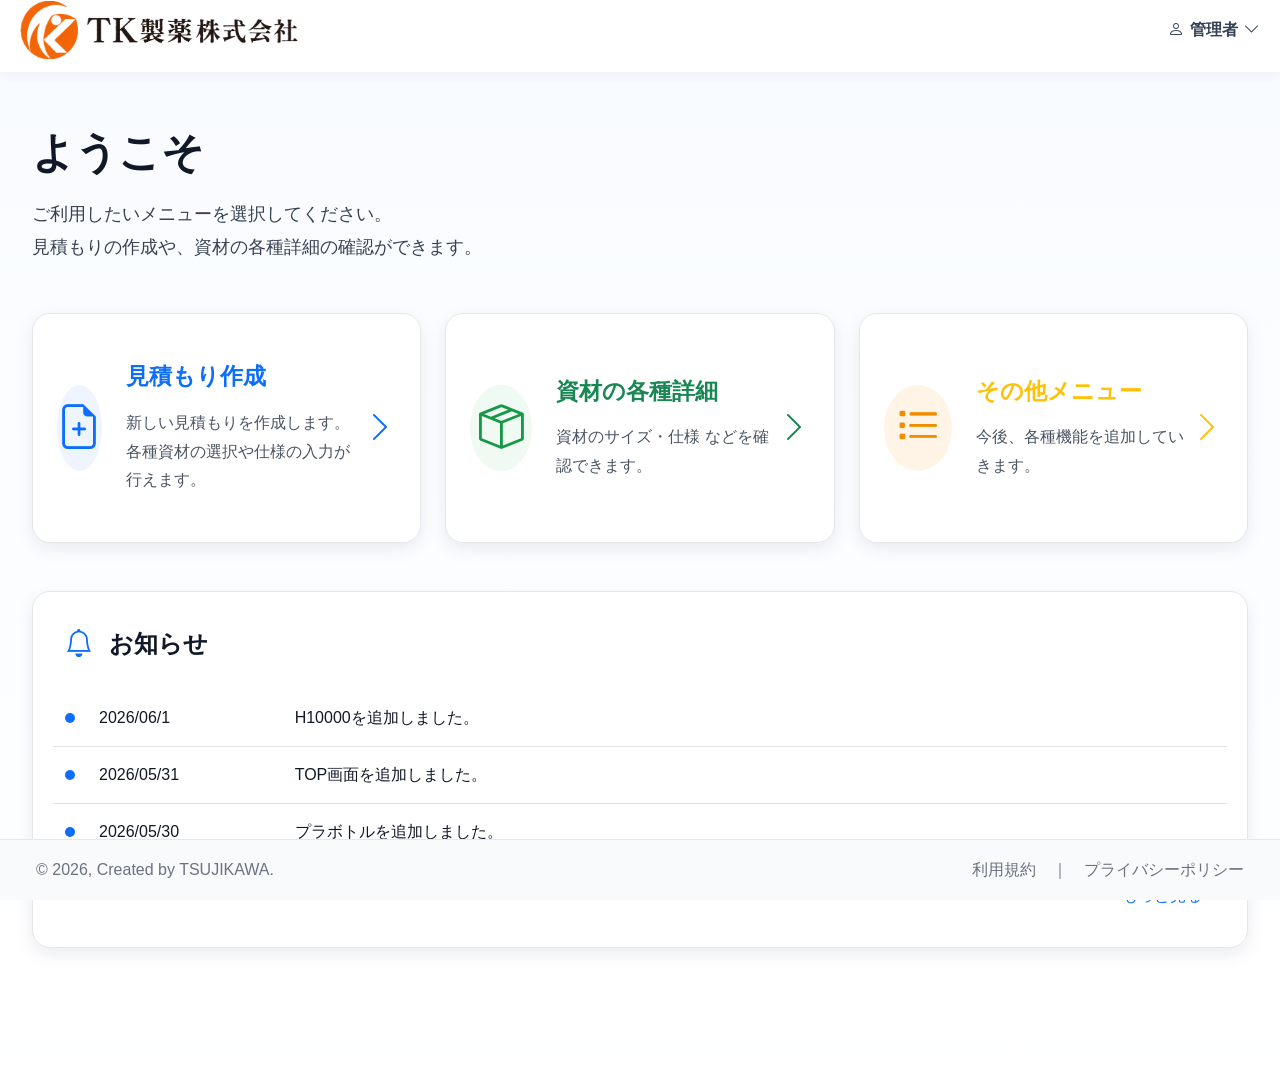
<file: mitsumori/index.html>
<!DOCTYPE html>
<html lang="ja">

<head>
  <meta charset="utf-8">
  <meta name="viewport" content="width=device-width, initial-scale=1">
  <title>見積もりシステム</title>

  <link rel="stylesheet" href="https://cdn.jsdelivr.net/npm/bootstrap@5.3.8/dist/css/bootstrap.min.css">
  <link rel="stylesheet" href="https://cdn.jsdelivr.net/npm/bootstrap-icons@1.11.3/font/bootstrap-icons.min.css">

  <link rel="stylesheet" href="css/style.css">

  <!-- json追加 -->
  <script src="https://cdn.jsdelivr.net/npm/bootstrap@5.3.8/dist/js/bootstrap.bundle.min.js"></script>
  <script>
    fetch("data/oshirase.json")
      .then(res => res.json())
      .then(data => {

        data.sort((a, b) => new Date(b.date) - new Date(a.date));

        const noticeList = document.getElementById("noticeList");

        const firstThree = data.slice(0, 3);
        const rest = data.slice(3);

        noticeList.innerHTML = `
      ${firstThree.map((item, index) => `
        <div class="row align-items-center py-3 border-bottom">
          <div class="col-auto"><span class="notice-dot"></span></div>
          <div class="col-md-2">${item.date}</div>
          <div class="col">${item.text}</div>
        </div>
      `).join("")}

      ${rest.length > 0 ? `
        <div class="collapse" id="moreNotice">
          ${rest.map((item, index) => `
            <div class="row align-items-center py-3 border-bottom">
              <div class="col-auto"><span class="notice-dot"></span></div>
              <div class="col-md-2">${item.date}</div>
              <div class="col">${item.text}</div>
            </div>
          `).join("")}
        </div>

        <div class="text-end pt-3">
          <button class="btn btn-link text-decoration-none"
                  type="button"
                  data-bs-toggle="collapse"
                  data-bs-target="#moreNotice">
            もっと見る
          </button>
        </div>
      ` : ""}
    `;
      });
  </script>
  <style>
    body {
      font-family: "Noto Sans JP", sans-serif;
      background: linear-gradient(180deg, #f8fbff 0%, #ffffff 100%);
      color: #111827;
      min-height: 100vh;
      padding-bottom: 80px;
    }

    .top-navbar {
      height: 72px;
      background: #ffffff;
      box-shadow: 0 2px 12px rgba(0, 0, 0, 0.06);
    }

    .brand-icon {
      font-size: 2rem;
      color: #0d6efd;
    }

    .main-wrap {
      max-width: 1280px;
      margin: 0 auto;
      padding: 56px 32px;
    }

    .welcome-title {
      font-size: 2.6rem;
      font-weight: 800;
      margin-bottom: 20px;
    }

    .welcome-text {
      font-size: 1.1rem;
      line-height: 1.9;
      color: #374151;
    }

    .menu-card {
      height: 230px;
      border: 1px solid #e5e7eb;
      border-radius: 18px;
      background: #ffffff;
      box-shadow: 0 6px 18px rgba(15, 23, 42, 0.08);
      transition: 0.2s;
      text-decoration: none;
      color: inherit;
      display: block;
    }

    .menu-card:hover {
      transform: translateY(-4px);
      box-shadow: 0 12px 28px rgba(15, 23, 42, 0.12);
    }

    .menu-icon {
      width: 86px;
      height: 86px;
      border-radius: 50%;
      display: flex;
      align-items: center;
      justify-content: center;
      font-size: 2.8rem;
    }

    .blue {
      color: #0d6efd;
      background: #eef5ff;
    }

    .green {
      color: #159947;
      background: #eefaf2;
    }

    .orange {
      color: #f28c00;
      background: #fff4e5;
    }

    .menu-title {
      font-size: 1.45rem;
      font-weight: 800;
    }

    .menu-desc {
      color: #4b5563;
      line-height: 1.8;
    }

    .arrow {
      font-size: 2rem;
    }

    .notice-card {
      border: 1px solid #e5e7eb;
      border-radius: 18px;
      background: #ffffff;
      box-shadow: 0 6px 18px rgba(15, 23, 42, 0.08);
      padding: 32px;
    }

    .notice-dot {
      width: 10px;
      height: 10px;
      background: #0d6efd;
      border-radius: 50%;
      display: inline-block;
    }

    .footer {
      position: fixed;
      bottom: 0;
      left: 0;
      width: 100%;
      background: #f8fafc;
      border-top: 1px solid #e5e7eb;
      padding: 18px 36px;
      color: #6b7280;
    }
  </style>
</head>

<body>

  <nav class="top-navbar">
    <div class="top-header-inner">

      <a href="index.html" class="top-logo">
        <img src="img/tk_logo.png" alt="TK製薬株式会社" style="height:60px;width:auto;">
      </a>

      <div class="top-user">
        <i class="bi bi-person"></i>
        <span>管理者</span>
        <i class="bi bi-chevron-down"></i>
      </div>

    </div>
  </nav>
  <main class="main-wrap">

    <section class="mb-5">
      <h2 class="welcome-title">ようこそ</h2>
      <p class="welcome-text">
        ご利用したいメニューを選択してください。<br>
        見積もりの作成や、資材の各種詳細の確認ができます。
      </p>
    </section>

    <section class="row g-4 mb-5">
 

        <!-- 見積もり作成 -->
        <div class="col-12 col-xl-4">
          <a href="mitsumori.html" class="menu-card p-4">
            <div class="d-flex align-items-center h-100">
              <div class="menu-icon blue me-4">
                <i class="bi bi-file-earmark-plus"></i>
              </div>

              <div class="flex-grow-1">
                <div class="menu-title text-primary mb-3">見積もり作成</div>
                <div class="menu-desc">
                  新しい見積もりを作成します。
                  各種資材の選択や仕様の入力が行えます。
                </div>
              </div>

              <div class="arrow text-primary">
                <i class="bi bi-chevron-right"></i>
              </div>
            </div>
          </a>
        </div>

        <!-- 資材の各種詳細 -->
        <div class="col-12 col-xl-4">
          <a href="material.html" class="menu-card p-4">
            <div class="d-flex align-items-center h-100">
              <div class="menu-icon green me-4">
                <i class="bi bi-box-seam"></i>
              </div>

              <div class="flex-grow-1">
                <div class="menu-title text-success mb-3">資材の各種詳細</div>
                <div class="menu-desc">
                  資材のサイズ・仕様
                  などを確認できます。
                </div>
              </div>

              <div class="arrow text-success">
                <i class="bi bi-chevron-right"></i>
              </div>
            </div>
          </a>
        </div>

        <!-- 後で追加用 -->
        <div class="col-12 col-xl-4">
          <div class="menu-card p-4">
            <div class="d-flex align-items-center h-100">
              <div class="menu-icon orange me-4">
                <i class="bi bi-list-task"></i>
              </div>

              <div class="flex-grow-1">
                <div class="menu-title text-warning mb-3">その他メニュー</div>
                <div class="menu-desc">
                  今後、各種機能を追加していきます。
                </div>
              </div>

              <div class="arrow text-warning">
                <i class="bi bi-chevron-right"></i>
              </div>
            </div>
          </div>
        </div>

    </section>

    <!-- お知らせ -->
    <section class="notice-card">

      <div class="d-flex align-items-center mb-4">
        <i class="bi bi-bell text-primary fs-3 me-3"></i>
        <h3 class="h4 fw-bold mb-0">お知らせ</h3>
      </div>

      <div id="noticeList"></div>

    </section>

  </main>

  <footer class="footer d-flex justify-content-between">
    <span>&copy; 2026, Created by TSUJIKAWA.</span>
    <span>利用規約　｜　プライバシーポリシー</span>
  </footer>

</body>

</html>
</file>
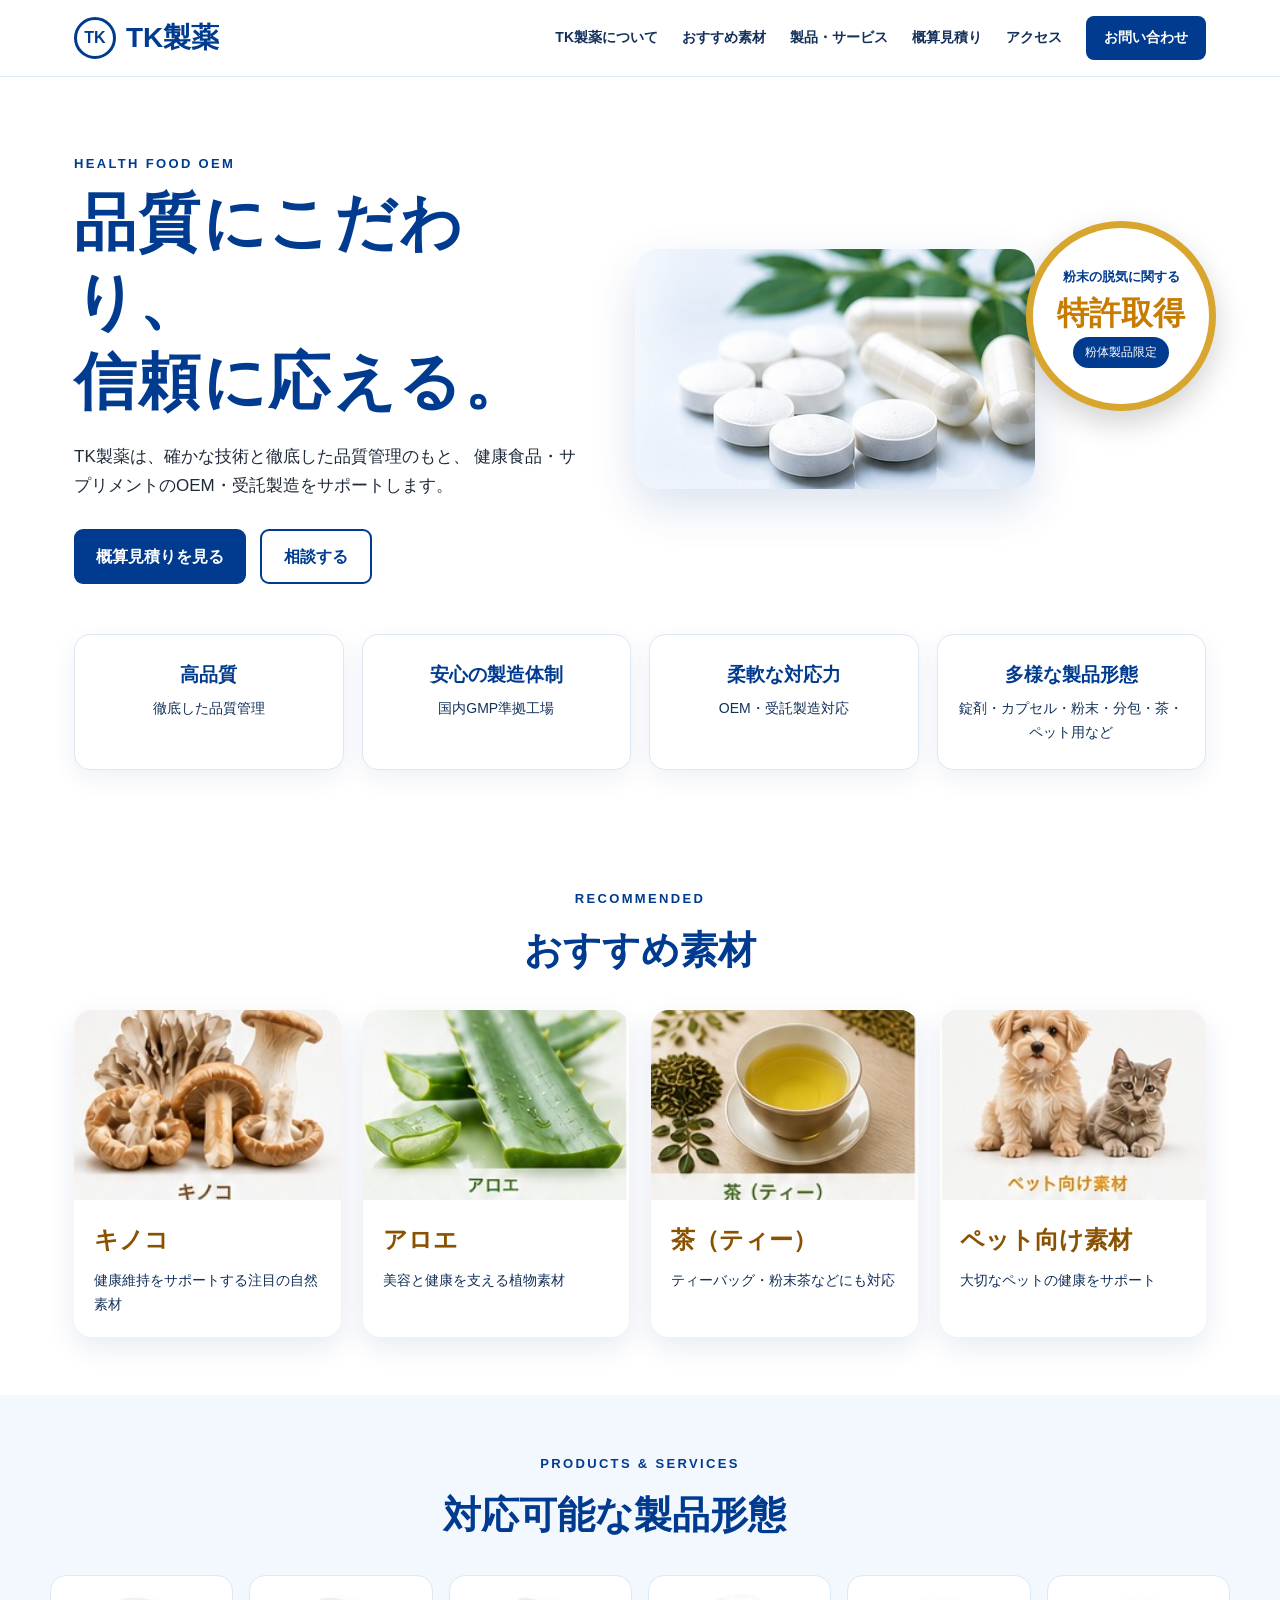
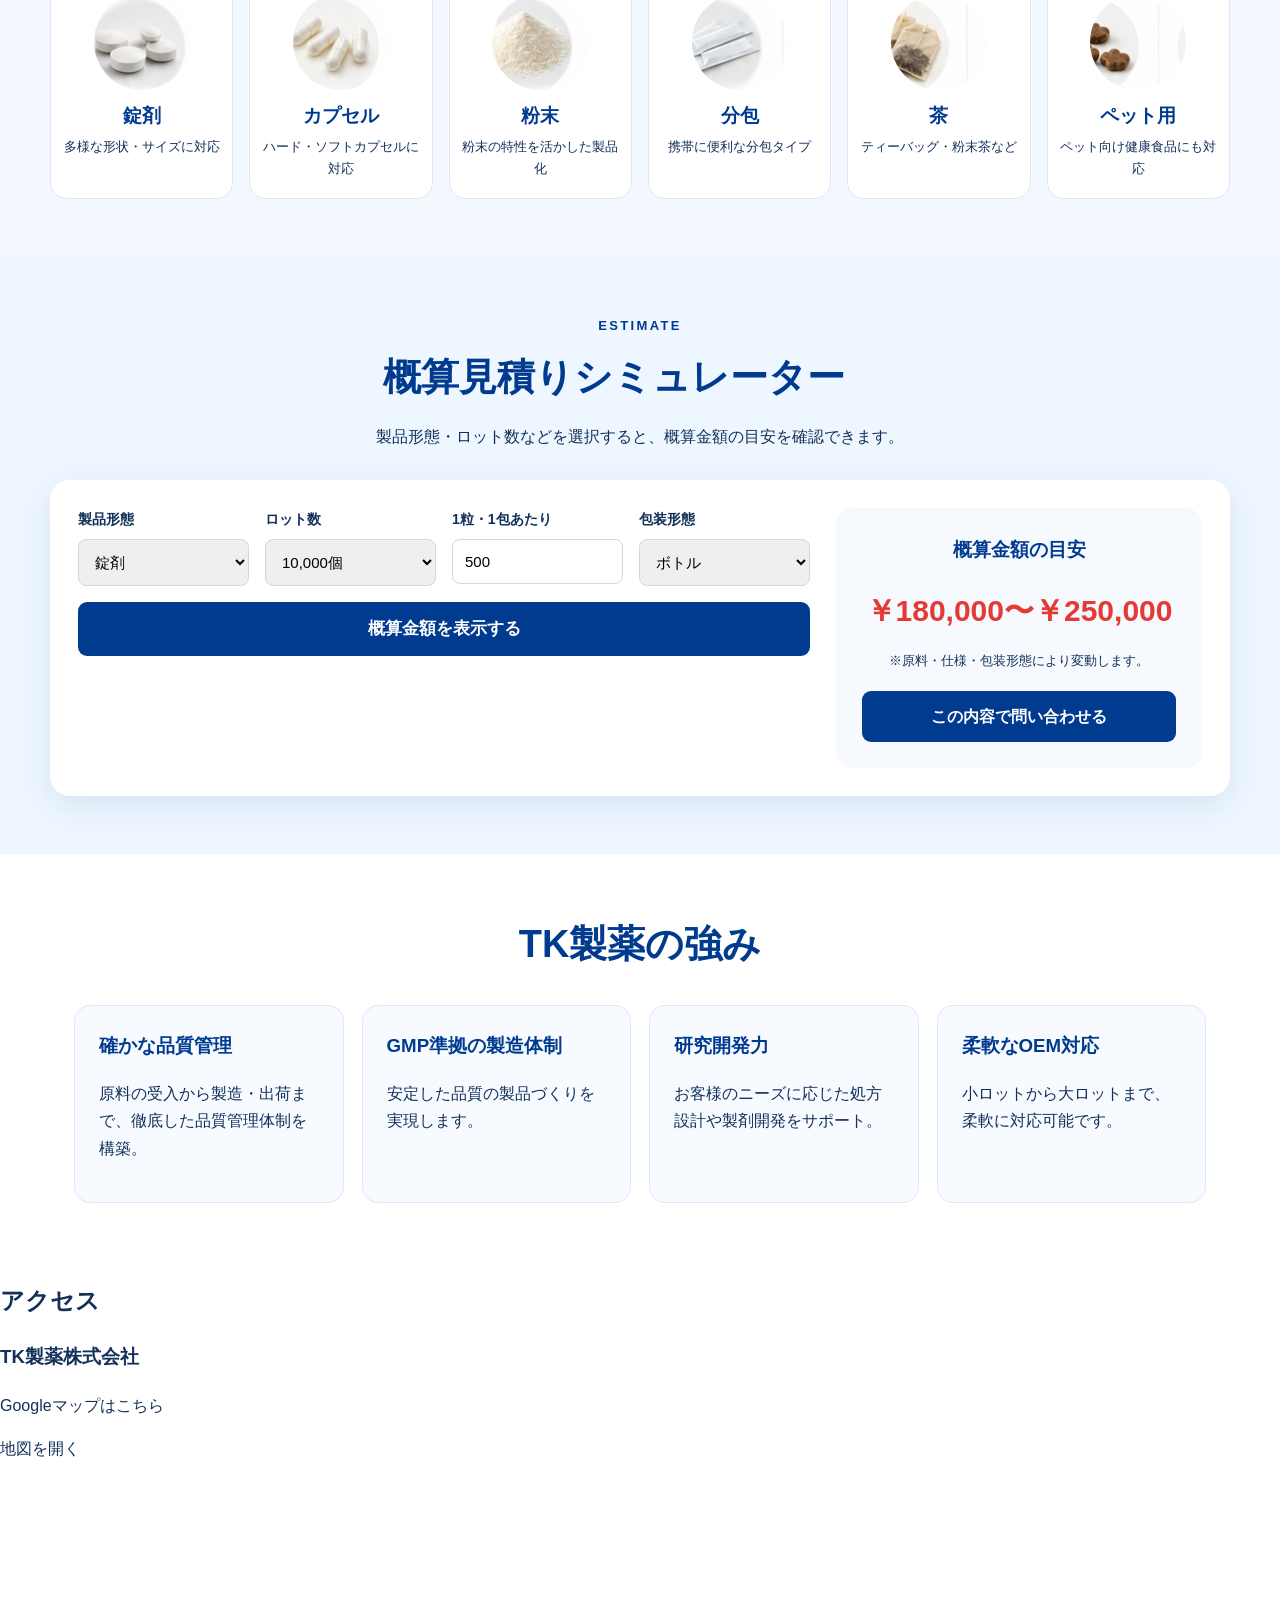
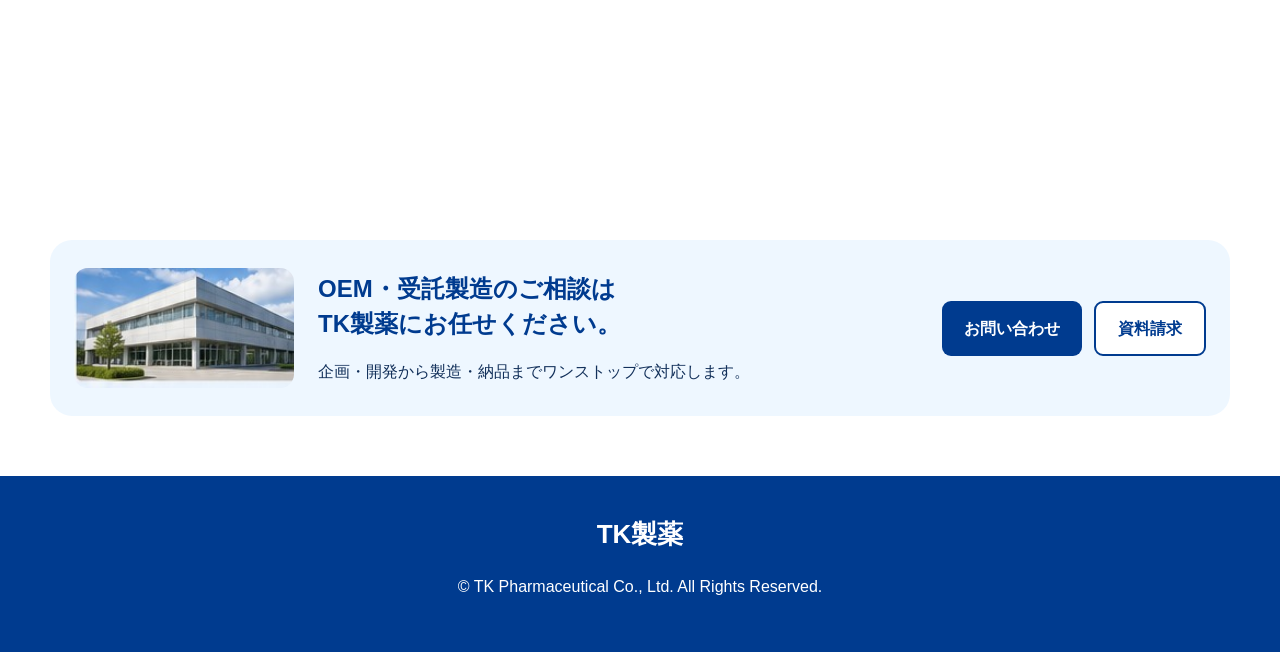
<file: tk_site/index.html>
<!DOCTYPE html>
<html lang="ja">

<head>
  <meta charset="UTF-8">
  <meta name="viewport" content="width=device-width, initial-scale=1.0">
  <title>TK製薬｜健康食品OEM・受託製造</title>
  <link rel="stylesheet" href="style.css">
</head>

<body>

  <header class="site-header">
    <div class="header-inner">
      <a href="#" class="logo">
        <span class="logo-mark">TK</span>
        <span>TK製薬</span>
      </a>

      <input type="checkbox" id="nav-toggle" class="nav-toggle">
      <label for="nav-toggle" class="hamburger"><span></span><span></span><span></span></label>

      <nav class="nav">
        <a href="#about">TK製薬について</a>
        <a href="#materials">おすすめ素材</a>
        <a href="#products">製品・サービス</a>
        <a href="#estimate">概算見積り</a>
        <a href="#access">アクセス</a>
        <a href="#contact" class="nav-button">お問い合わせ</a>
      </nav>
    </div>
  </header>

  <main>
    <section class="hero" id="about">
      <div class="hero-text">
        <p class="eyebrow">HEALTH FOOD OEM</p>
        <h1>品質にこだわり、<br>信頼に応える。</h1>
        <p class="lead">
          TK製薬は、確かな技術と徹底した品質管理のもと、
          健康食品・サプリメントのOEM・受託製造をサポートします。
        </p>
        <div class="hero-buttons">
          <a href="#estimate" class="button primary">概算見積りを見る</a>
          <a href="#contact" class="button secondary">相談する</a>
        </div>
      </div>

      <div class="hero-visual">
        <img src="images/hero-products.jpg" alt="錠剤・カプセル・粉末の製品イメージ">
        <div class="patent-badge">
          <small>粉末の脱気に関する</small>
          <strong>特許取得</strong>
          <span>粉体製品限定</span>
        </div>
      </div>
    </section>

    <section class="feature-row">
      <div class="feature-card">
        <h3>高品質</h3>
        <p>徹底した品質管理</p>
      </div>
      <div class="feature-card">
        <h3>安心の製造体制</h3>
        <p>国内GMP準拠工場</p>
      </div>
      <div class="feature-card">
        <h3>柔軟な対応力</h3>
        <p>OEM・受託製造対応</p>
      </div>
      <div class="feature-card">
        <h3>多様な製品形態</h3>
        <p>錠剤・カプセル・粉末・分包・茶・ペット用など</p>
      </div>
    </section>

    <section class="section materials" id="materials">
      <p class="eyebrow center">RECOMMENDED</p>
      <h2>おすすめ素材</h2>
      <div class="material-grid">
        <article class="material-card">
          <img src="images/mushroom.jpg" alt="キノコ素材">
          <div>
            <h3>キノコ</h3>
            <p>健康維持をサポートする注目の自然素材</p>
          </div>
        </article>
        <article class="material-card">
          <img src="images/aloe.jpg" alt="アロエ素材">
          <div>
            <h3>アロエ</h3>
            <p>美容と健康を支える植物素材</p>
          </div>
        </article>
        <article class="material-card">
          <img src="images/tea.jpg" alt="茶素材">
          <div>
            <h3>茶（ティー）</h3>
            <p>ティーバッグ・粉末茶などにも対応</p>
          </div>
        </article>
        <article class="material-card">
          <img src="images/pet.jpg" alt="ペット向け素材">
          <div>
            <h3>ペット向け素材</h3>
            <p>大切なペットの健康をサポート</p>
          </div>
        </article>
      </div>
    </section>

    <section class="section products" id="products">
      <p class="eyebrow center">PRODUCTS & SERVICES</p>
      <h2>対応可能な製品形態</h2>
      <div class="product-grid">
        <div class="product-card"><img src="images/tablet.jpg" alt="錠剤">
          <h3>錠剤</h3>
          <p>多様な形状・サイズに対応</p>
        </div>
        <div class="product-card"><img src="images/capsule.jpg" alt="カプセル">
          <h3>カプセル</h3>
          <p>ハード・ソフトカプセルに対応</p>
        </div>
        <div class="product-card"><img src="images/powder.jpg" alt="粉末">
          <h3>粉末</h3>
          <p>粉末の特性を活かした製品化</p>
        </div>
        <div class="product-card"><img src="images/stick.jpg" alt="分包">
          <h3>分包</h3>
          <p>携帯に便利な分包タイプ</p>
        </div>
        <div class="product-card"><img src="images/tea-product.jpg" alt="茶">
          <h3>茶</h3>
          <p>ティーバッグ・粉末茶など</p>
        </div>
        <div class="product-card"><img src="images/pet-product.jpg" alt="ペット用">
          <h3>ペット用</h3>
          <p>ペット向け健康食品にも対応</p>
        </div>
      </div>
    </section>

    <section class="section estimate" id="estimate">
      <p class="eyebrow center">ESTIMATE</p>
      <h2>概算見積りシミュレーター</h2>
      <p class="section-lead">製品形態・ロット数などを選択すると、概算金額の目安を確認できます。</p>

      <div class="estimate-box">
        <div class="estimate-form">
          <label>製品形態
            <select id="productType">
              <option value="tablet">錠剤</option>
              <option value="capsule">カプセル</option>
              <option value="powder">粉末</option>
              <option value="stick">分包</option>
              <option value="tea">茶</option>
              <option value="pet">ペット用</option>
            </select>
          </label>
          <label>ロット数
            <select id="lot">
              <option value="10000">10,000個</option>
              <option value="30000">30,000個</option>
              <option value="50000">50,000個</option>
            </select>
          </label>
          <label>1粒・1包あたり
            <input id="weight" type="number" value="500" min="1">
          </label>
          <label>包装形態
            <select id="packageType">
              <option value="bottle">ボトル</option>
              <option value="alumi">アルミ袋</option>
              <option value="stick">分包</option>
              <option value="tea">茶袋</option>
            </select>
          </label>
          <button type="button" onclick="calcEstimate()">概算金額を表示する</button>
        </div>
        <div class="estimate-result">
          <h3>概算金額の目安</h3>
          <p id="priceResult" class="price">￥180,000〜￥250,000</p>
          <small>※原料・仕様・包装形態により変動します。</small>
          <a href="#contact" class="button primary wide">この内容で問い合わせる</a>
        </div>
      </div>
    </section>

    <section class="section strength">
      <h2>TK製薬の強み</h2>
      <div class="strength-grid">
        <div>
          <h3>確かな品質管理</h3>
          <p>原料の受入から製造・出荷まで、徹底した品質管理体制を構築。</p>
        </div>
        <div>
          <h3>GMP準拠の製造体制</h3>
          <p>安定した品質の製品づくりを実現します。</p>
        </div>
        <div>
          <h3>研究開発力</h3>
          <p>お客様のニーズに応じた処方設計や製剤開発をサポート。</p>
        </div>
        <div>
          <h3>柔軟なOEM対応</h3>
          <p>小ロットから大ロットまで、柔軟に対応可能です。</p>
        </div>
      </div>
    </section>

    <section class="map">
      <h2>アクセス</h2>

      <div class="map-box">
        <div class="map-info">
          <h3>TK製薬株式会社</h3>
          <p>Googleマップはこちら</p>
          <a href="https://maps.app.goo.gl/hY5A4eeneEtQ9wQb9" target="_blank">
            地図を開く
          </a>
        </div>

        <iframe src="https://www.google.com/maps?q=TK製薬株式会社&output=embed" width="100%" height="350" style="border:0;"
          loading="lazy">
        </iframe>
      </div>
    </section>
    <section class="contact" id="contact">
      <img src="images/factory.jpg" alt="工場イメージ">
      <div>
        <h2>OEM・受託製造のご相談は<br>TK製薬にお任せください。</h2>
        <p>企画・開発から製造・納品までワンストップで対応します。</p>
      </div>
      <div class="contact-buttons">
        <a href="mailto:info@example.com" class="button primary">お問い合わせ</a>
        <a href="#" class="button secondary">資料請求</a>
      </div>
    </section>
  </main>

  <footer>
    <strong>TK製薬</strong>
    <p>© TK Pharmaceutical Co., Ltd. All Rights Reserved.</p>
  </footer>

  <script>
    function calcEstimate() {
      const lot = Number(document.getElementById('lot').value);
      const weight = Number(document.getElementById('weight').value || 500);
      const productType = document.getElementById('productType').value;
      const packageType = document.getElementById('packageType').value;

      const productRate = {
        tablet: 16,
        capsule: 18,
        powder: 14,
        stick: 20,
        tea: 17,
        pet: 19
      }[productType];

      const packageAdd = {
        bottle: 50000,
        alumi: 35000,
        stick: 70000,
        tea: 60000
      }[packageType];

      const base = lot * productRate + packageAdd + weight * 60;
      const min = Math.round(base / 1000) * 1000;
      const max = Math.round(base * 1.28 / 1000) * 1000;

      document.getElementById('priceResult').textContent =
        '￥' + min.toLocaleString() + '〜￥' + max.toLocaleString();
    }
  </script>

</body>

</html>
</file>
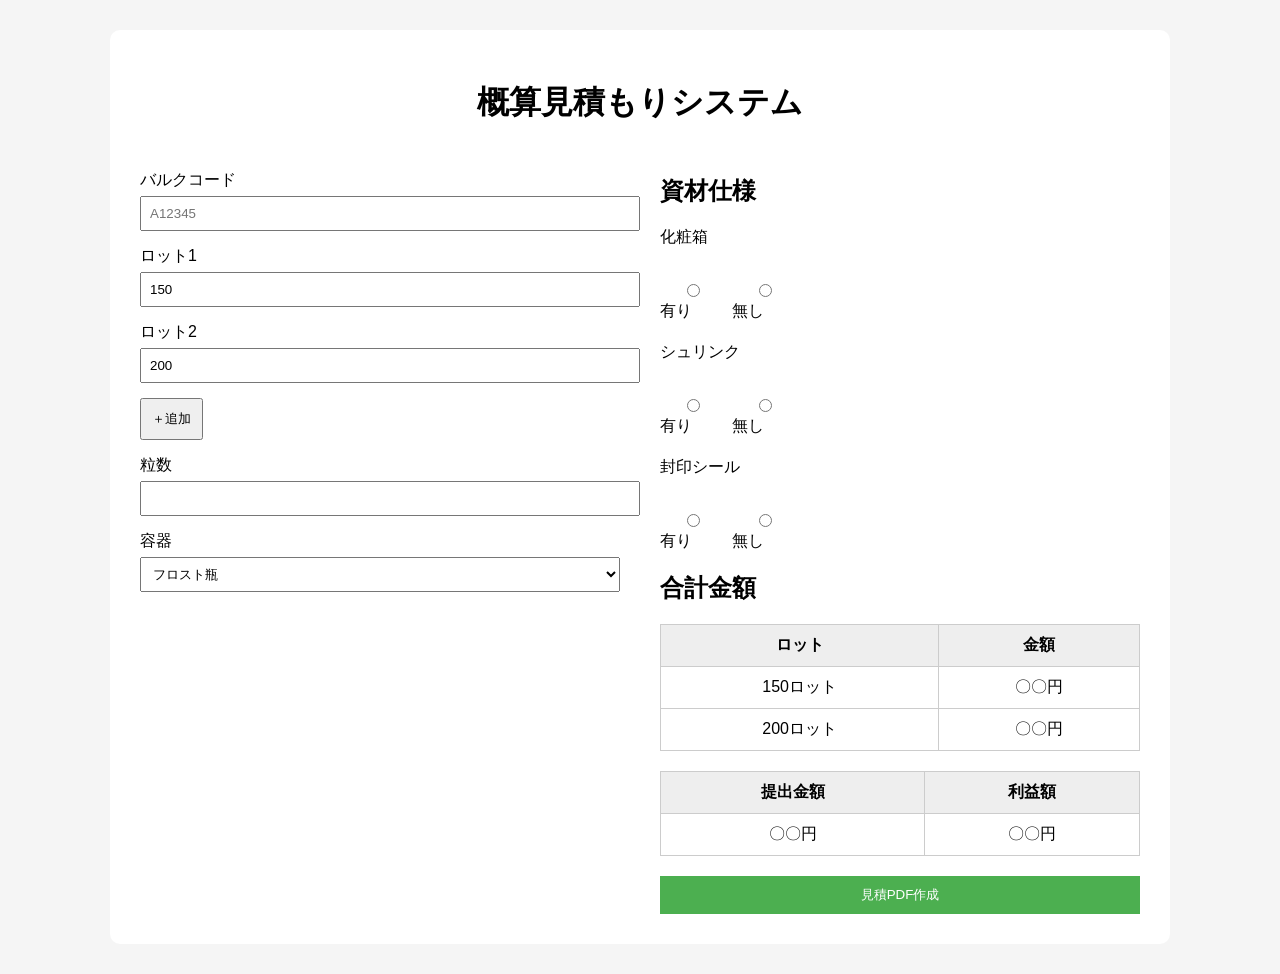
<file: mitsumori/chappy.html>
<!DOCTYPE html>
<html lang="ja">
<head>
  <meta charset="UTF-8">
  <title>概算見積もりシステム</title>
  <link rel="stylesheet" href="chappy.css">
</head>
<body>

<div class="container">
  <h1>概算見積もりシステム</h1>

  <form>
    <div class="layout">

      <!-- 左 -->
      <div class="left">
        <label>バルクコード</label>
        <input type="text" placeholder="A12345">

        <label>ロット1</label>
        <input type="number" value="150">

        <label>ロット2</label>
        <input type="number" value="200">

        <button type="button">＋追加</button>

        <label>粒数</label>
        <input type="number">

        <label>容器</label>
        <select>
          <option>フロスト瓶</option>
          <option>プラボトル</option>
          <option>アルミ袋</option>
        </select>
      </div>

      <!-- 右 -->
      <div class="right">
        <h2>資材仕様</h2>

        <div class="group">
          <p>化粧箱</p>
          <label><input type="radio" name="box"> 有り</label>
          <label><input type="radio" name="box"> 無し</label>
        </div>

        <div class="group">
          <p>シュリンク</p>
          <label><input type="radio" name="shrink"> 有り</label>
          <label><input type="radio" name="shrink"> 無し</label>
        </div>

        <div class="group">
          <p>封印シール</p>
          <label><input type="radio" name="seal"> 有り</label>
          <label><input type="radio" name="seal"> 無し</label>
        </div>

        <h2>合計金額</h2>

        <table>
          <tr>
            <th>ロット</th>
            <th>金額</th>
          </tr>
          <tr>
            <td>150ロット</td>
            <td>〇〇円</td>
          </tr>
          <tr>
            <td>200ロット</td>
            <td>〇〇円</td>
          </tr>
        </table>

        <table class="summary">
          <tr>
            <th>提出金額</th>
            <th>利益額</th>
          </tr>
          <tr>
            <td>〇〇円</td>
            <td>〇〇円</td>
          </tr>
        </table>

        <button class="pdf">見積PDF作成</button>
      </div>

    </div>
  </form>
</div>

</body>
</html>
</file>
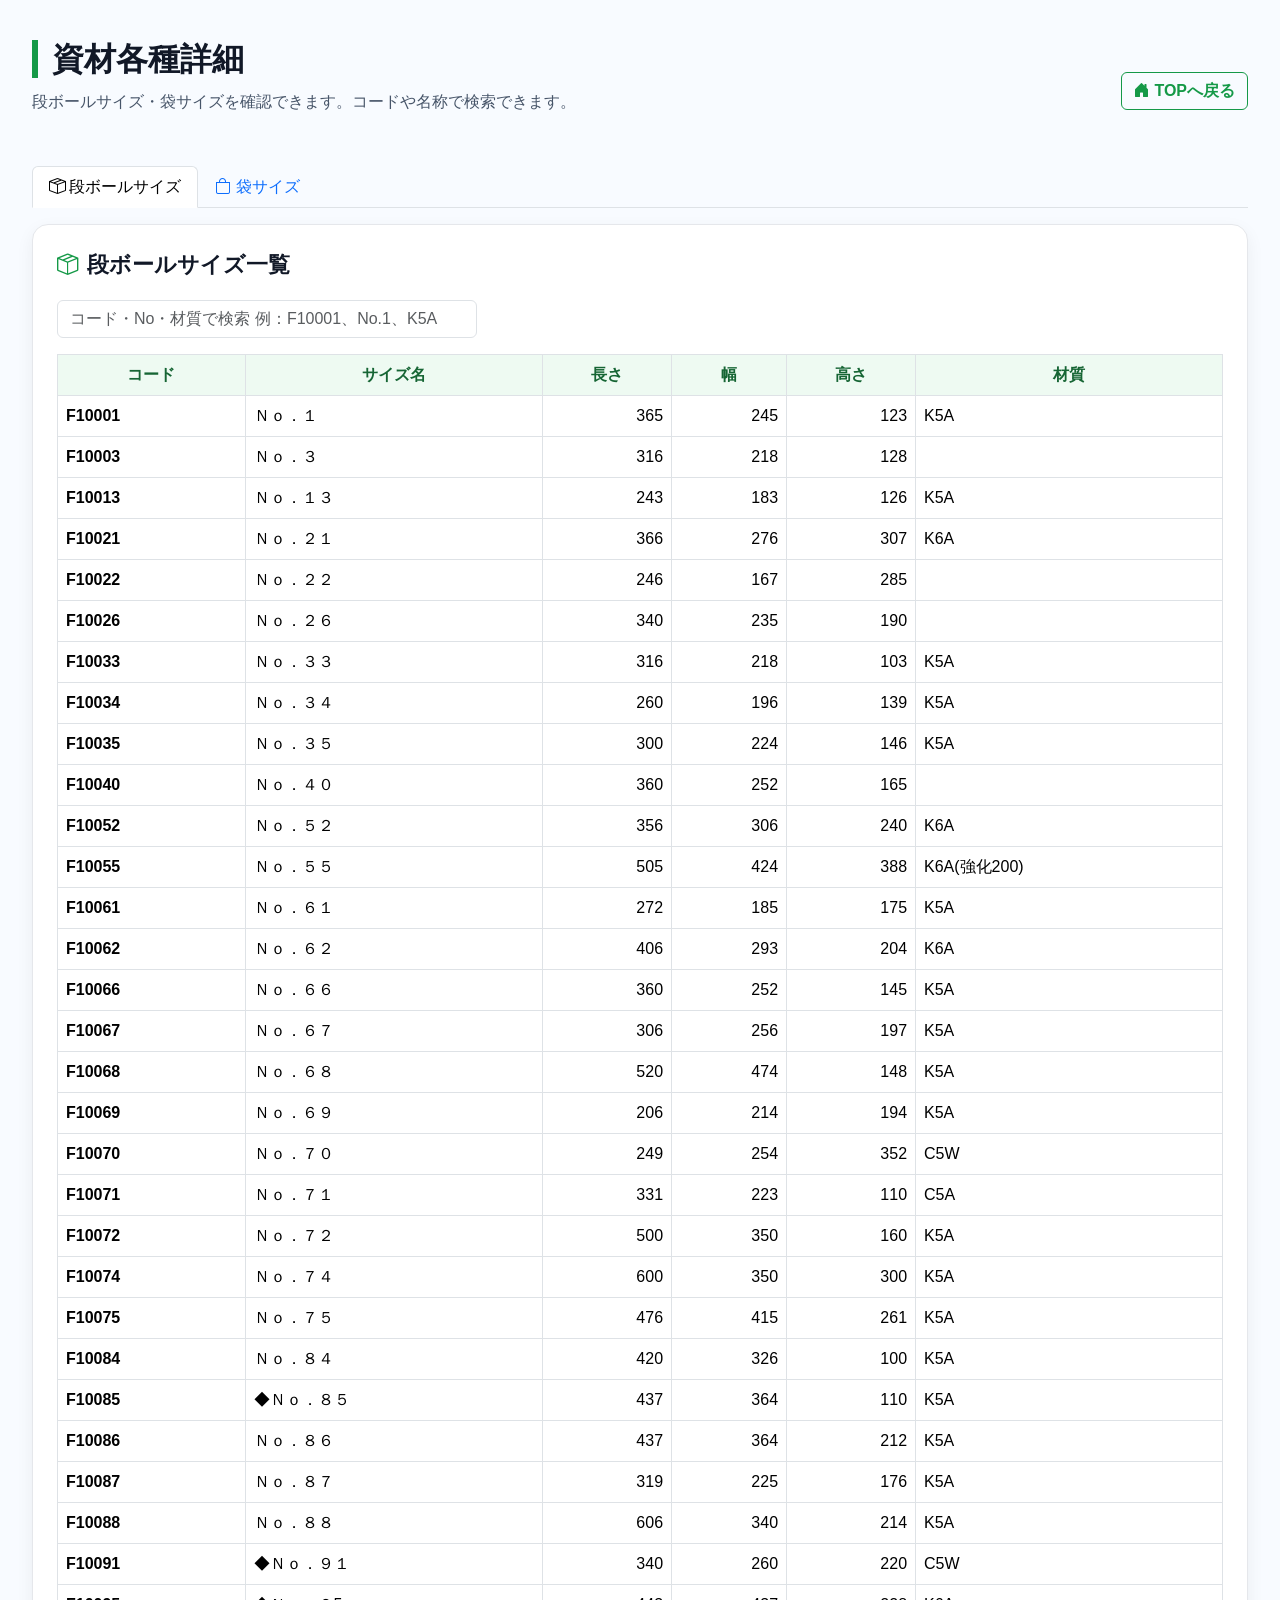
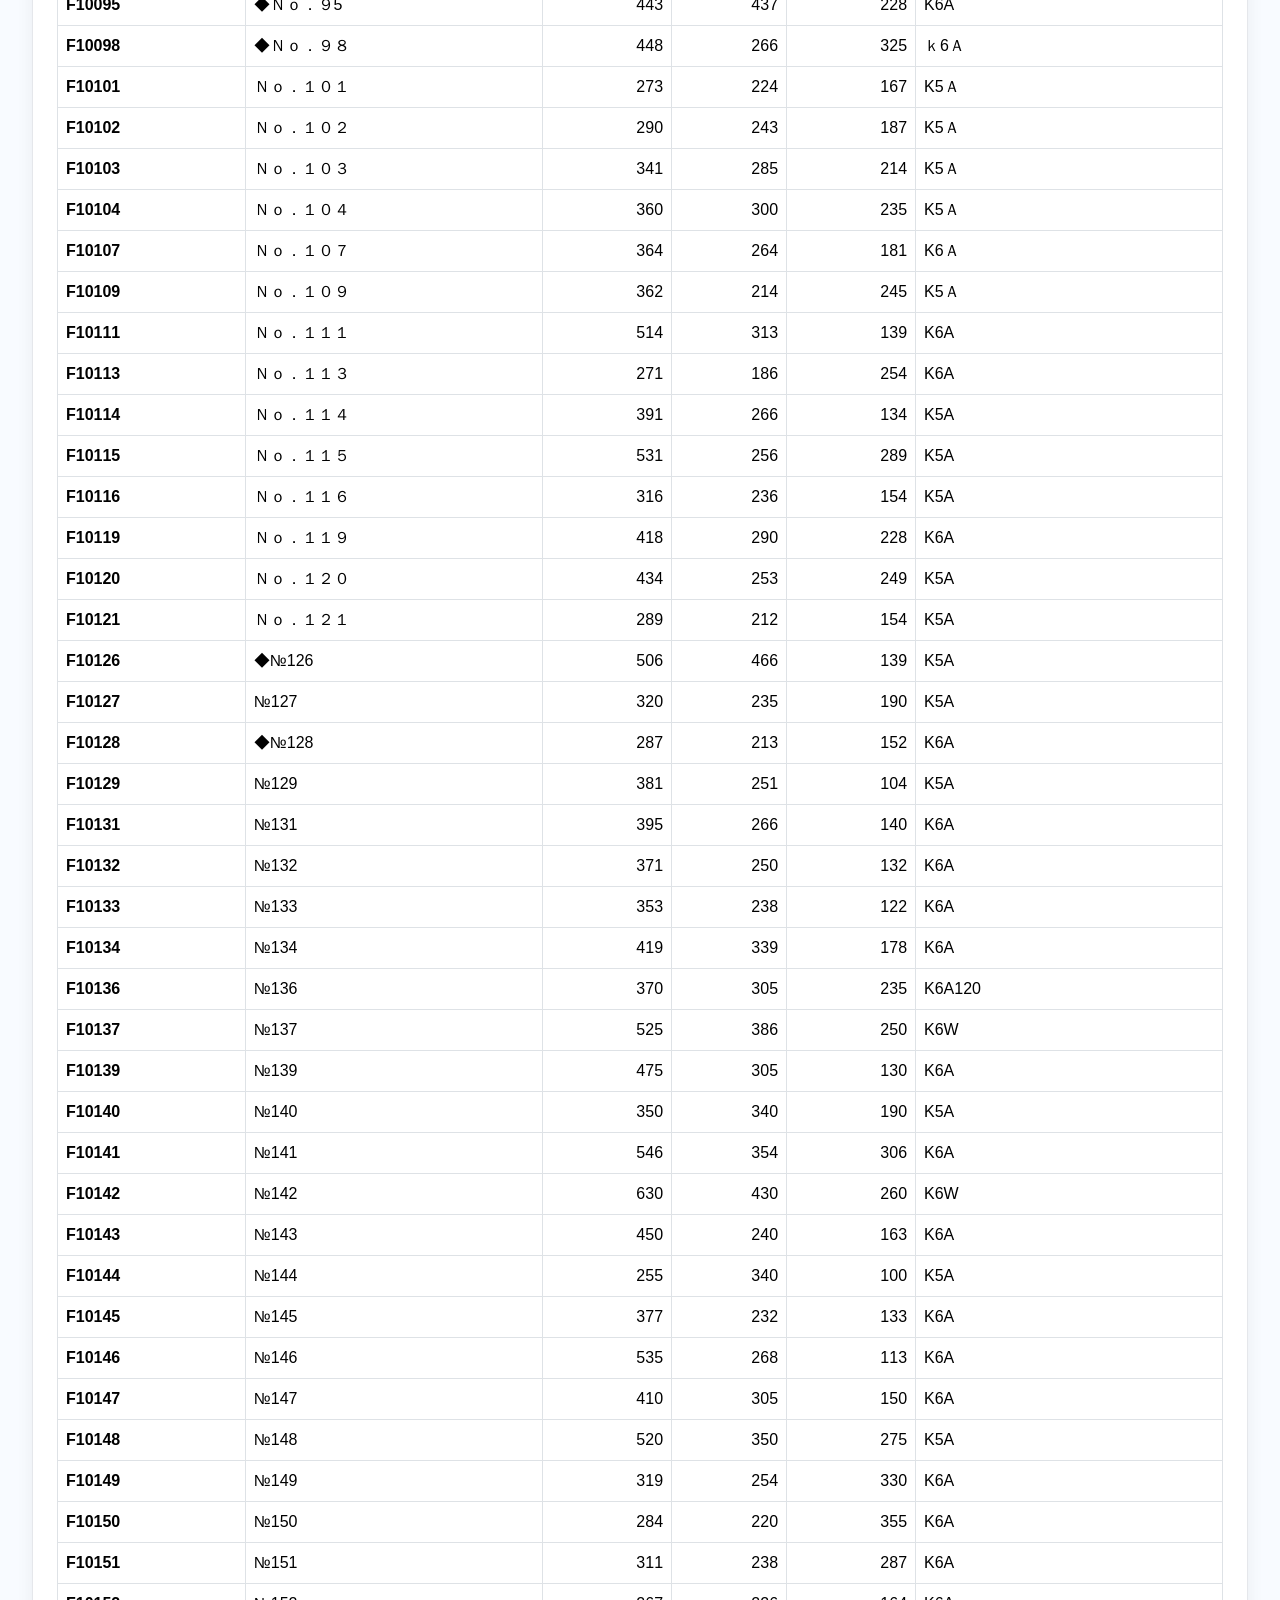
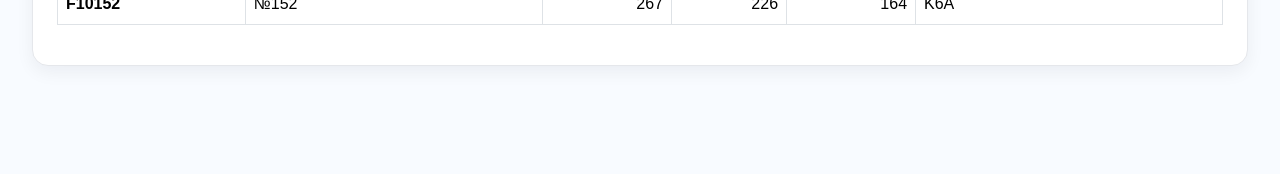
<file: mitsumori/material.html>
<!DOCTYPE html>
<html lang="ja">
<head>
  <meta charset="utf-8">
  <meta name="viewport" content="width=device-width, initial-scale=1">
  <title>資材各種詳細</title>

  <link rel="stylesheet" href="https://cdn.jsdelivr.net/npm/bootstrap@5.3.8/dist/css/bootstrap.min.css">
  <link rel="stylesheet" href="https://cdn.jsdelivr.net/npm/bootstrap-icons@1.11.3/font/bootstrap-icons.min.css">
  <link rel="stylesheet" href="css/style.css">

  <style>
    body {
      font-family: "Noto Sans JP", sans-serif;
      background: #f8fbff;
      color: #111827;
      padding-bottom: 40px;
    }

    .material-wrap {
      max-width: 1280px;
      margin: 0 auto;
      padding: 40px 32px;
    }

    .material-title {
      font-size: 2rem;
      font-weight: 800;
      border-left: 6px solid #159947;
      padding-left: 14px;
      margin-bottom: 12px;
    }

    .material-lead {
      color: #475569;
      margin-bottom: 28px;
    }

    .material-card {
      background: #ffffff;
      border: 1px solid #e5e7eb;
      border-radius: 16px;
      box-shadow: 0 6px 18px rgba(15, 23, 42, 0.06);
      padding: 24px;
      margin-bottom: 28px;
    }

    .section-title {
      font-size: 1.35rem;
      font-weight: 800;
      margin-bottom: 18px;
      display: flex;
      align-items: center;
      gap: 8px;
    }

    .section-title i {
      color: #159947;
    }

    .search-box {
      max-width: 420px;
    }

    .table-material th {
      background: #eefaf2;
      color: #166534;
      white-space: nowrap;
      text-align: center;
      vertical-align: middle;
    }

    .table-material td {
      vertical-align: middle;
    }

    .code-cell {
      font-weight: 700;
      color: #0f172a;
      white-space: nowrap;
    }

    .size-cell {
      white-space: nowrap;
    }

    .type-badge {
      display: inline-block;
      padding: 4px 10px;
      border-radius: 999px;
      background: #eef5ff;
      color: #0d6efd;
      font-weight: 700;
      font-size: 0.85rem;
    }

    .back-btn {
      border: 1px solid #159947;
      color: #159947;
      font-weight: 700;
    }

    .back-btn:hover {
      background: #159947;
      color: white;
    }

    @media (max-width: 576px) {
      .material-wrap {
        padding: 24px 14px;
      }

      .material-card {
        padding: 16px;
      }

      .material-title {
        font-size: 1.5rem;
      }
    }
  </style>
</head>

<body>

  <main class="material-wrap">

    <div class="d-flex justify-content-between align-items-center mb-4">
      <div>
        <h1 class="material-title">資材各種詳細</h1>
        <div class="material-lead">
          段ボールサイズ・袋サイズを確認できます。コードや名称で検索できます。
        </div>
      </div>

      <a href="index.html" class="btn back-btn">
        <i class="bi bi-house-door-fill"></i>
        TOPへ戻る
      </a>
    </div>

    <ul class="nav nav-tabs mb-3" id="materialTab" role="tablist">
      <li class="nav-item" role="presentation">
        <button class="nav-link active" id="cardboard-tab" data-bs-toggle="tab"
                data-bs-target="#cardboardPane" type="button" role="tab">
          <i class="bi bi-box-seam"></i> 段ボールサイズ
        </button>
      </li>
      <li class="nav-item" role="presentation">
        <button class="nav-link" id="bag-tab" data-bs-toggle="tab"
                data-bs-target="#bagPane" type="button" role="tab">
          <i class="bi bi-bag"></i> 袋サイズ
        </button>
      </li>
    </ul>

    <div class="tab-content">

      <!-- 段ボール -->
      <section class="tab-pane fade show active material-card" id="cardboardPane" role="tabpanel">

        <div class="section-title">
          <i class="bi bi-box-seam"></i>
          段ボールサイズ一覧
        </div>

        <input type="text" id="cardboardSearch" class="form-control search-box mb-3"
               placeholder="コード・No・材質で検索 例：F10001、No.1、K5A">

        <div class="table-responsive">
          <table class="table table-bordered table-hover table-material">
            <thead>
              <tr>
                <th>コード</th>
                <th>サイズ名</th>
                <th>長さ</th>
                <th>幅</th>
                <th>高さ</th>
                <th>材質</th>
              </tr>
            </thead>
            <tbody id="cardboardBody"></tbody>
          </table>
        </div>

      </section>

      <!-- 袋 -->
      <section class="tab-pane fade material-card" id="bagPane" role="tabpanel">

        <div class="section-title">
          <i class="bi bi-bag"></i>
          袋サイズ一覧
        </div>

        <input type="text" id="bagSearch" class="form-control search-box mb-3"
               placeholder="コード・袋種類・サイズで検索 例：K11261、AL-9W、32+115">

        <div class="table-responsive">
          <table class="table table-bordered table-hover table-material">
            <thead>
              <tr>
                <th>タイプ</th>
                <th>コード</th>
                <th>袋種類</th>
                <th>サイズ</th>
                <th>袋重量（ｇ）</th>
              </tr>
            </thead>
            <tbody id="bagBody"></tbody>
          </table>
        </div>

      </section>

    </div>

  </main>

  <script src="https://cdn.jsdelivr.net/npm/bootstrap@5.3.8/dist/js/bootstrap.bundle.min.js"></script>

  <script>
    const CARDBOARDS = [
  {
    "code": "F10001",
    "name": "Ｎｏ．１",
    "length": "365",
    "width": "245",
    "height": "123",
    "material": "K5A"
  },
  {
    "code": "F10003",
    "name": "Ｎｏ．３",
    "length": "316",
    "width": "218",
    "height": "128",
    "material": ""
  },
  {
    "code": "F10013",
    "name": "Ｎｏ．１３",
    "length": "243",
    "width": "183",
    "height": "126",
    "material": "K5A"
  },
  {
    "code": "F10021",
    "name": "Ｎｏ．２１",
    "length": "366",
    "width": "276",
    "height": "307",
    "material": "K6A"
  },
  {
    "code": "F10022",
    "name": "Ｎｏ．２２",
    "length": "246",
    "width": "167",
    "height": "285",
    "material": ""
  },
  {
    "code": "F10026",
    "name": "Ｎｏ．２６",
    "length": "340",
    "width": "235",
    "height": "190",
    "material": ""
  },
  {
    "code": "F10033",
    "name": "Ｎｏ．３３",
    "length": "316",
    "width": "218",
    "height": "103",
    "material": "K5A"
  },
  {
    "code": "F10034",
    "name": "Ｎｏ．３４",
    "length": "260",
    "width": "196",
    "height": "139",
    "material": "K5A"
  },
  {
    "code": "F10035",
    "name": "Ｎｏ．３５",
    "length": "300",
    "width": "224",
    "height": "146",
    "material": "K5A"
  },
  {
    "code": "F10040",
    "name": "Ｎｏ．４０",
    "length": "360",
    "width": "252",
    "height": "165",
    "material": ""
  },
  {
    "code": "F10052",
    "name": "Ｎｏ．５２",
    "length": "356",
    "width": "306",
    "height": "240",
    "material": "K6A"
  },
  {
    "code": "F10055",
    "name": "Ｎｏ．５５",
    "length": "505",
    "width": "424",
    "height": "388",
    "material": "K6A(強化200)"
  },
  {
    "code": "F10061",
    "name": "Ｎｏ．６１",
    "length": "272",
    "width": "185",
    "height": "175",
    "material": "K5A"
  },
  {
    "code": "F10062",
    "name": "Ｎｏ．６２",
    "length": "406",
    "width": "293",
    "height": "204",
    "material": "K6A"
  },
  {
    "code": "F10066",
    "name": "Ｎｏ．６６",
    "length": "360",
    "width": "252",
    "height": "145",
    "material": "K5A"
  },
  {
    "code": "F10067",
    "name": "Ｎｏ．６７",
    "length": "306",
    "width": "256",
    "height": "197",
    "material": "K5A"
  },
  {
    "code": "F10068",
    "name": "Ｎｏ．６８",
    "length": "520",
    "width": "474",
    "height": "148",
    "material": "K5A"
  },
  {
    "code": "F10069",
    "name": "Ｎｏ．６９",
    "length": "206",
    "width": "214",
    "height": "194",
    "material": "K5A"
  },
  {
    "code": "F10070",
    "name": "Ｎｏ．７０",
    "length": "249",
    "width": "254",
    "height": "352",
    "material": "C5W"
  },
  {
    "code": "F10071",
    "name": "Ｎｏ．７１",
    "length": "331",
    "width": "223",
    "height": "110",
    "material": "C5A"
  },
  {
    "code": "F10072",
    "name": "Ｎｏ．７２",
    "length": "500",
    "width": "350",
    "height": "160",
    "material": "K5A"
  },
  {
    "code": "F10074",
    "name": "Ｎｏ．７４",
    "length": "600",
    "width": "350",
    "height": "300",
    "material": "K5A"
  },
  {
    "code": "F10075",
    "name": "Ｎｏ．７５",
    "length": "476",
    "width": "415",
    "height": "261",
    "material": "K5A"
  },
  {
    "code": "F10084",
    "name": "Ｎｏ．８４",
    "length": "420",
    "width": "326",
    "height": "100",
    "material": "K5A"
  },
  {
    "code": "F10085",
    "name": "◆Ｎｏ．８５",
    "length": "437",
    "width": "364",
    "height": "110",
    "material": "K5A"
  },
  {
    "code": "F10086",
    "name": "Ｎｏ．８６",
    "length": "437",
    "width": "364",
    "height": "212",
    "material": "K5A"
  },
  {
    "code": "F10087",
    "name": "Ｎｏ．８７",
    "length": "319",
    "width": "225",
    "height": "176",
    "material": "K5A"
  },
  {
    "code": "F10088",
    "name": "Ｎｏ．８８",
    "length": "606",
    "width": "340",
    "height": "214",
    "material": "K5A"
  },
  {
    "code": "F10091",
    "name": "◆Ｎｏ．９１",
    "length": "340",
    "width": "260",
    "height": "220",
    "material": "C5W"
  },
  {
    "code": "F10095",
    "name": "◆Ｎｏ．９5",
    "length": "443",
    "width": "437",
    "height": "228",
    "material": "K6A"
  },
  {
    "code": "F10098",
    "name": "◆Ｎｏ．９８",
    "length": "448",
    "width": "266",
    "height": "325",
    "material": "ｋ6Ａ"
  },
  {
    "code": "F10101",
    "name": "Ｎｏ．１０１",
    "length": "273",
    "width": "224",
    "height": "167",
    "material": "K5Ａ"
  },
  {
    "code": "F10102",
    "name": "Ｎｏ．１０２",
    "length": "290",
    "width": "243",
    "height": "187",
    "material": "K5Ａ"
  },
  {
    "code": "F10103",
    "name": "Ｎｏ．１０３",
    "length": "341",
    "width": "285",
    "height": "214",
    "material": "K5Ａ"
  },
  {
    "code": "F10104",
    "name": "Ｎｏ．１０４",
    "length": "360",
    "width": "300",
    "height": "235",
    "material": "K5Ａ"
  },
  {
    "code": "F10107",
    "name": "Ｎｏ．１０７",
    "length": "364",
    "width": "264",
    "height": "181",
    "material": "K6Ａ"
  },
  {
    "code": "F10109",
    "name": "Ｎｏ．１０９",
    "length": "362",
    "width": "214",
    "height": "245",
    "material": "K5Ａ"
  },
  {
    "code": "F10111",
    "name": "Ｎｏ．１１１",
    "length": "514",
    "width": "313",
    "height": "139",
    "material": "K6A "
  },
  {
    "code": "F10113",
    "name": "Ｎｏ．１１３",
    "length": "271",
    "width": "186",
    "height": "254",
    "material": "K6A"
  },
  {
    "code": "F10114",
    "name": "Ｎｏ．１１４",
    "length": "391",
    "width": "266",
    "height": "134",
    "material": "K5A"
  },
  {
    "code": "F10115",
    "name": "Ｎｏ．１１５",
    "length": "531",
    "width": "256",
    "height": "289",
    "material": "K5A"
  },
  {
    "code": "F10116",
    "name": "Ｎｏ．１１６",
    "length": "316",
    "width": "236",
    "height": "154",
    "material": "K5A"
  },
  {
    "code": "F10119",
    "name": "Ｎｏ．１１９",
    "length": "418",
    "width": "290",
    "height": "228",
    "material": "K6A"
  },
  {
    "code": "F10120",
    "name": "Ｎｏ．１２０",
    "length": "434",
    "width": "253",
    "height": "249",
    "material": "K5A"
  },
  {
    "code": "F10121",
    "name": "Ｎｏ．１２１",
    "length": "289",
    "width": "212",
    "height": "154",
    "material": "K5A"
  },
  {
    "code": "F10126",
    "name": "◆№126",
    "length": "506",
    "width": "466",
    "height": "139",
    "material": "K5A"
  },
  {
    "code": "F10127",
    "name": "№127",
    "length": "320",
    "width": "235",
    "height": "190",
    "material": "K5A"
  },
  {
    "code": "F10128",
    "name": "◆№128",
    "length": "287",
    "width": "213",
    "height": "152",
    "material": "K6A"
  },
  {
    "code": "F10129",
    "name": "№129",
    "length": "381",
    "width": "251",
    "height": "104",
    "material": "K5A"
  },
  {
    "code": "F10131",
    "name": "№131",
    "length": "395",
    "width": "266",
    "height": "140",
    "material": "K6A"
  },
  {
    "code": "F10132",
    "name": "№132",
    "length": "371",
    "width": "250",
    "height": "132",
    "material": "K6A"
  },
  {
    "code": "F10133",
    "name": "№133",
    "length": "353",
    "width": "238",
    "height": "122",
    "material": "K6A"
  },
  {
    "code": "F10134",
    "name": "№134",
    "length": "419",
    "width": "339",
    "height": "178",
    "material": "K6A"
  },
  {
    "code": "F10136",
    "name": "№136",
    "length": "370",
    "width": "305",
    "height": "235",
    "material": "K6A120"
  },
  {
    "code": "F10137",
    "name": "№137",
    "length": "525",
    "width": "386",
    "height": "250",
    "material": "K6W"
  },
  {
    "code": "F10139",
    "name": "№139",
    "length": "475",
    "width": "305",
    "height": "130",
    "material": "K6A"
  },
  {
    "code": "F10140",
    "name": "№140",
    "length": "350",
    "width": "340",
    "height": "190",
    "material": "K5A"
  },
  {
    "code": "F10141",
    "name": "№141",
    "length": "546",
    "width": "354",
    "height": "306",
    "material": "K6A"
  },
  {
    "code": "F10142",
    "name": "№142",
    "length": "630",
    "width": "430",
    "height": "260",
    "material": "K6W"
  },
  {
    "code": "F10143",
    "name": "№143",
    "length": "450",
    "width": "240",
    "height": "163",
    "material": "K6A"
  },
  {
    "code": "F10144",
    "name": "№144",
    "length": "255",
    "width": "340",
    "height": "100",
    "material": "K5A"
  },
  {
    "code": "F10145",
    "name": "№145",
    "length": "377",
    "width": "232",
    "height": "133",
    "material": "K6A"
  },
  {
    "code": "F10146",
    "name": "№146",
    "length": "535",
    "width": "268",
    "height": "113",
    "material": "K6A"
  },
  {
    "code": "F10147",
    "name": "№147",
    "length": "410",
    "width": "305",
    "height": "150",
    "material": "K6A"
  },
  {
    "code": "F10148",
    "name": "№148",
    "length": "520",
    "width": "350",
    "height": "275",
    "material": "K5A"
  },
  {
    "code": "F10149",
    "name": "№149",
    "length": "319",
    "width": "254",
    "height": "330",
    "material": "K6A"
  },
  {
    "code": "F10150",
    "name": "№150",
    "length": "284",
    "width": "220",
    "height": "355",
    "material": "K6A"
  },
  {
    "code": "F10151",
    "name": "№151",
    "length": "311",
    "width": "238",
    "height": "287",
    "material": "K6A"
  },
  {
    "code": "F10152",
    "name": "№152",
    "length": "267",
    "width": "226",
    "height": "164",
    "material": "K6A"
  }
];

    const BAGS = [
  {
    "type": "三方タイプ",
    "code": "------",
    "kind": "ラミジップAL-D",
    "size": "20+120*85",
    "weight": "3"
  },
  {
    "type": "三方タイプ",
    "code": "K11233",
    "kind": "ラミジップAL-E",
    "size": "20+140*100",
    "weight": "3"
  },
  {
    "type": "三方タイプ",
    "code": "K11271",
    "kind": "ラミジップAL-EW",
    "size": "20+140*100",
    "weight": "4"
  },
  {
    "type": "三方タイプ",
    "code": "K11234",
    "kind": "ラミジップAL-F",
    "size": "20+170*120",
    "weight": "5"
  },
  {
    "type": "三方タイプ",
    "code": "K11272",
    "kind": "ラミジップAL-FW",
    "size": "20+170*120",
    "weight": ""
  },
  {
    "type": "三方タイプ",
    "code": "K11235",
    "kind": "ラミジップAL-G",
    "size": "20+200*140",
    "weight": "7"
  },
  {
    "type": "三方タイプ",
    "code": "K11232",
    "kind": "ラミジップAL-H",
    "size": "20+240*170",
    "weight": "10"
  },
  {
    "type": "三方タイプ",
    "code": "K11231",
    "kind": "ラミジップAL-I",
    "size": "20+280*200",
    "weight": "12"
  },
  {
    "type": "スタンドタイプ",
    "code": "K11226",
    "kind": "ラミジップAL-９（穴有り）",
    "size": "32+115*90 (28)",
    "weight": "4"
  },
  {
    "type": "スタンドタイプ",
    "code": "K11261",
    "kind": "ラミジップAL-９W",
    "size": "32+115*90 (28)",
    "weight": ""
  },
  {
    "type": "スタンドタイプ",
    "code": "K11220",
    "kind": "ラミジップAL-１０",
    "size": "32+160*100 (30)",
    "weight": "6"
  },
  {
    "type": "スタンドタイプ",
    "code": "K11262",
    "kind": "ラミジップAL-10W",
    "size": "32+160*100 (30)",
    "weight": "6"
  },
  {
    "type": "スタンドタイプ",
    "code": "------",
    "kind": "ラミジップAL-11",
    "size": "32+170*110 (33)",
    "weight": "7"
  },
  {
    "type": "スタンドタイプ",
    "code": "K11221",
    "kind": "ラミジップAL-12",
    "size": "32+180*120 (35)",
    "weight": "8"
  },
  {
    "type": "スタンドタイプ",
    "code": "K11263",
    "kind": "ラミジップAL-12W",
    "size": "32+180*120 (35)",
    "weight": "8"
  },
  {
    "type": "スタンドタイプ",
    "code": "------",
    "kind": "ラミジップAL-13",
    "size": "32+190*130 (37)",
    "weight": "9"
  },
  {
    "type": "スタンドタイプ",
    "code": "K11222",
    "kind": "ラミジップAL-14",
    "size": "32+200*140 (41)",
    "weight": "10"
  },
  {
    "type": "スタンドタイプ",
    "code": "K11264",
    "kind": "ラミジップAL-14W",
    "size": "",
    "weight": ""
  },
  {
    "type": "スタンドタイプ",
    "code": "------",
    "kind": "ラミジップAL-15",
    "size": "32+210*150 (45)",
    "weight": "11"
  },
  {
    "type": "スタンドタイプ",
    "code": "K11225",
    "kind": "ラミジップAL-16",
    "size": "32+230*160 (47)",
    "weight": "13"
  },
  {
    "type": "スタンドタイプ",
    "code": "K11265",
    "kind": "ラミジップAL-16W",
    "size": "",
    "weight": ""
  },
  {
    "type": "スタンドタイプ",
    "code": "K11251",
    "kind": "ラミジップLZ-12",
    "size": "32+180*120 (35)",
    "weight": ""
  },
  {
    "type": "スタンドタイプ",
    "code": "K11291・3・4",
    "kind": "ＡＬ－１０１３（ＧＤ・BK・R）",
    "size": "32+130*100 (30)",
    "weight": "4"
  },
  {
    "type": "スタンドタイプ",
    "code": "K11292・5～8",
    "kind": "ＡＬ－１２１６（GD,BK,R,GR,OR）",
    "size": "32+160*120 (35)",
    "weight": "7"
  },
  {
    "type": "スタンドタイプ",
    "code": "K11299",
    "kind": "ＡＬ－１４２０（ＢＫ）",
    "size": "32+200*140 (41)",
    "weight": " "
  },
  {
    "type": "スタンドタイプ",
    "code": "K11303",
    "kind": "ホワイトジッパーA90",
    "size": "",
    "weight": "4"
  },
  {
    "type": "スタンドタイプ",
    "code": "K11302",
    "kind": "ホワイトジッパーA100",
    "size": "",
    "weight": "6"
  },
  {
    "type": "スタンドタイプ",
    "code": "K11302",
    "kind": "ホワイトジッパーA100",
    "size": "",
    "weight": "6"
  },
  {
    "type": "スタンドタイプ",
    "code": "K11301",
    "kind": "ホワイトジッパーA120",
    "size": "",
    "weight": "8"
  },
  {
    "type": "スタンドタイプ",
    "code": "K11304",
    "kind": "ホワイトジッパーA140",
    "size": "",
    "weight": "10"
  },
  {
    "type": "スタンドタイプ",
    "code": "K11304",
    "kind": "ホワイトジッパーA140",
    "size": "",
    "weight": "10"
  },
  {
    "type": "スタンドタイプ",
    "code": "K11306",
    "kind": "ホワイトジッパーA160",
    "size": "",
    "weight": "12"
  },
  {
    "type": "スタンドタイプ",
    "code": "K11311",
    "kind": "ホワイトジッパーB85",
    "size": "",
    "weight": ""
  },
  {
    "type": "スタンドタイプ",
    "code": "K11312",
    "kind": "ホワイトジッパーB100",
    "size": "",
    "weight": ""
  },
  {
    "type": "スタンドタイプ",
    "code": "K11501",
    "kind": "ALスタンド120*200ブラック",
    "size": "",
    "weight": ""
  },
  {
    "type": "スタンドタイプ",
    "code": "K11503",
    "kind": "ALスタンプ110*170ピンク",
    "size": "",
    "weight": ""
  },
  {
    "type": "スタンドタイプ",
    "code": "K11505",
    "kind": "クラフト",
    "size": "30+140*110 (50)",
    "weight": ""
  },
  {
    "type": "スタンドタイプ",
    "code": "K11504",
    "kind": "ALスタンプ110*180クラフト",
    "size": "",
    "weight": ""
  },
  {
    "type": "スタンドタイプ",
    "code": "K11506",
    "kind": "ALスタンド90*145クラフト",
    "size": "",
    "weight": ""
  }
];

    function renderCardboards(keyword = "") {
      const tbody = document.getElementById("cardboardBody");
      const key = keyword.toLowerCase();

      const rows = CARDBOARDS.filter(item =>
        Object.values(item).join(" ").toLowerCase().includes(key)
      );

      tbody.innerHTML = rows.map(item => `
        <tr>
          <td class="code-cell">${item.code}</td>
          <td>${item.name}</td>
          <td class="text-end">${item.length}</td>
          <td class="text-end">${item.width}</td>
          <td class="text-end">${item.height}</td>
          <td>${item.material}</td>
        </tr>
      `).join("");
    }

    function renderBags(keyword = "") {
      const tbody = document.getElementById("bagBody");
      const key = keyword.toLowerCase();

      const rows = BAGS.filter(item =>
        Object.values(item).join(" ").toLowerCase().includes(key)
      );

      tbody.innerHTML = rows.map(item => `
        <tr>
          <td><span class="type-badge">${item.type}</span></td>
          <td class="code-cell">${item.code}</td>
          <td>${item.kind}</td>
          <td class="size-cell">${item.size}</td>
          <td class="text-end">${item.weight}</td>
        </tr>
      `).join("");
    }

    document.getElementById("cardboardSearch").addEventListener("input", e => {
      renderCardboards(e.target.value);
    });

    document.getElementById("bagSearch").addEventListener("input", e => {
      renderBags(e.target.value);
    });

    renderCardboards();
    renderBags();
  </script>

</body>
</html>
</file>
<file: mitsumori/css/style.css>
/* ヘッダー */
.top-navbar{
    background:#dde6ee;
}

/* ヘッダー内 */
.top-header-inner{
    width:100%;
    height:60px;

    padding:0 20px;

    display:flex;
    align-items:center;
    justify-content:space-between;
}

/* ロゴ */
.top-logo{
    display:inline-block;
}

.top-logo img{
    height:50px;
    width:auto;
    max-width:280px;
    display:block;
    object-fit:contain;
}

/* 管理者 */
.top-user{
    display:flex;
    align-items:center;
    gap:6px;

    color:#334155;
    font-weight:600;
    white-space:nowrap;
}

/* スマホ */
@media (max-width:576px){

    .menu-card{
        min-height:240px;
        padding:24px;
    }

    .menu-title{
        font-size:1.4rem;
        line-height:1.4;
    }

    .menu-desc{
        line-height:1.8;
    }
}

/* メニューカード */
.menu-card{
    min-height:230px;
    height:auto;
    padding:28px;
    overflow:visible;

    display:block;
    text-decoration:none;
    color:inherit;

    background:#ffffff;
    border:1px solid #e5e7eb;
    border-radius:18px;
    box-shadow:0 6px 18px rgba(15,23,42,0.08);
}

.menu-title{
    font-size:1.45rem;
    font-weight:800;
    line-height:1.4;
}

.menu-desc{
    line-height:1.8;
    color:#334155;
}

.label-size-box{
    display:inline-block;
    padding:8px 14px;
    border:1px solid #ffc107;
    border-radius:8px;
    background:#ffffff;
    color:#ff9800;
    font-weight:700;
}

/* PC・タブレットは横並び */
.menu-card .d-flex {
    flex-direction: row;
}

/* 小さい画面だけ縦並び */
.menu-card{
    min-width: 145px;
}

.menu-title{
    white-space: normal;
    word-break: keep-all;
    line-height: 1.4;
}

.menu-desc{
    word-break: keep-all;
    line-height: 1.8;
}

.estimate-body{
    padding-top: 100px;
    padding-bottom: 80px;
}

.menu-desc{
    line-height:1.8;
    color:#334155;

    white-space: normal;
    overflow-wrap: break-word;
    word-break: normal;
}
</file>
<file: tk_site/style.css>
* { box-sizing: border-box; }
html { scroll-behavior: smooth; }
body {
  margin: 0;
  font-family: "Yu Gothic", "Meiryo", sans-serif;
  color: #12305a;
  background: #ffffff;
  line-height: 1.7;
}
img { max-width: 100%; display: block; }
a { color: inherit; text-decoration: none; }

.site-header {
  position: sticky;
  top: 0;
  z-index: 100;
  background: rgba(255,255,255,0.96);
  border-bottom: 1px solid #dfeaf5;
  backdrop-filter: blur(10px);
}
.header-inner {
  max-width: 1180px;
  margin: 0 auto;
  height: 76px;
  padding: 0 24px;
  display: flex;
  align-items: center;
  justify-content: space-between;
}
.logo {
  display: flex;
  align-items: center;
  gap: 10px;
  font-size: 28px;
  font-weight: 800;
  color: #003b8f;
}
.logo-mark {
  width: 42px;
  height: 42px;
  display: grid;
  place-items: center;
  border: 3px solid #003b8f;
  border-radius: 50%;
  font-size: 16px;
}
.nav { display: flex; align-items: center; gap: 24px; font-size: 14px; font-weight: 700; }
.nav-button {
  padding: 10px 18px;
  background: #003b8f;
  color: #fff;
  border-radius: 8px;
}
.nav-toggle { display: none; }
.hamburger { display: none; }

.hero {
  max-width: 1180px;
  margin: 0 auto;
  padding: 76px 24px 50px;
  display: grid;
  grid-template-columns: 1fr 1.1fr;
  gap: 42px;
  align-items: center;
}
.eyebrow { color: #003b8f; font-size: 13px; letter-spacing: .18em; font-weight: 800; margin: 0 0 8px; }
.center { text-align: center; }
.hero h1 {
  margin: 0 0 22px;
  color: #003b8f;
  font-size: clamp(38px, 5vw, 62px);
  line-height: 1.28;
  letter-spacing: .04em;
}
.lead { color: #202b3a; font-size: 17px; }
.hero-buttons { display: flex; gap: 14px; margin-top: 28px; flex-wrap: wrap; }
.button {
  display: inline-flex;
  justify-content: center;
  align-items: center;
  min-height: 48px;
  padding: 12px 22px;
  border-radius: 9px;
  font-weight: 800;
}
.primary { background: #003b8f; color: #fff; }
.secondary { border: 2px solid #003b8f; color: #003b8f; background: #fff; }
.wide { width: 100%; margin-top: 18px; }
.hero-visual { position: relative; }
.hero-visual img { border-radius: 24px; box-shadow: 0 18px 45px rgba(0,59,143,.14); }
.patent-badge {
  position: absolute;
  right: -10px;
  top: -28px;
  width: 190px;
  height: 190px;
  padding: 34px 15px;
  border-radius: 50%;
  background: #fff;
  border: 7px solid #d8a52f;
  box-shadow: 0 12px 30px rgba(0,0,0,.18);
  text-align: center;
}
.patent-badge small { color: #003b8f; font-weight: 800; }
.patent-badge strong { display: block; color: #c77c00; font-size: 32px; line-height: 1.2; margin: 5px 0; }
.patent-badge span { display: inline-block; padding: 5px 12px; border-radius: 999px; background: #003b8f; color: #fff; font-size: 12px; }

.feature-row {
  max-width: 1180px;
  margin: 0 auto 20px;
  padding: 0 24px 40px;
  display: grid;
  grid-template-columns: repeat(4, 1fr);
  gap: 18px;
}
.feature-card {
  padding: 24px 18px;
  border: 1px solid #dce8f5;
  border-radius: 16px;
  background: #fff;
  text-align: center;
  box-shadow: 0 8px 24px rgba(0,59,143,.07);
}
.feature-card h3 { margin: 0 0 6px; color: #003b8f; }
.feature-card p { margin: 0; font-size: 14px; }

.section { max-width: 1180px; margin: 0 auto; padding: 58px 24px; }
.section h2 { margin: 0 0 28px; color: #003b8f; text-align: center; font-size: clamp(28px, 4vw, 38px); }
.section-lead { text-align: center; margin-top: -15px; margin-bottom: 30px; }
.material-grid { display: grid; grid-template-columns: repeat(4, 1fr); gap: 22px; }
.material-card {
  overflow: hidden;
  border-radius: 18px;
  background: #fff;
  box-shadow: 0 10px 28px rgba(0,59,143,.10);
}
.material-card img { height: 190px; width: 100%; object-fit: cover; }
.material-card div { padding: 20px; }
.material-card h3 { margin: 0 0 8px; color: #8a5200; font-size: 24px; }
.material-card p { margin: 0; font-size: 14px; }

.products { background: #f3f8ff; max-width: none; }
.products > * { max-width: 1180px; margin-left: auto; margin-right: auto; }
.product-grid { display: grid; grid-template-columns: repeat(6, 1fr); gap: 16px; }
.product-card {
  padding: 18px 10px;
  border: 1px solid #dce8f5;
  border-radius: 16px;
  background: #fff;
  text-align: center;
}
.product-card img {
  width: 96px;
  height: 96px;
  margin: 0 auto 10px;
  object-fit: cover;
  border-radius: 50%;
  background: #eef7ff;
}
.product-card h3 { margin: 0 0 4px; color: #003b8f; }
.product-card p { margin: 0; font-size: 13px; }

.estimate { background: #eef7ff; max-width: none; }
.estimate > * { max-width: 1180px; margin-left: auto; margin-right: auto; }
.estimate-box {
  display: grid;
  grid-template-columns: 2fr 1fr;
  gap: 26px;
  padding: 28px;
  background: #fff;
  border-radius: 20px;
  box-shadow: 0 10px 32px rgba(0,59,143,.10);
}
.estimate-form { display: grid; grid-template-columns: repeat(4, 1fr); gap: 16px; align-content: start; }
.estimate-form label { font-weight: 800; font-size: 14px; }
.estimate-form select,
.estimate-form input {
  width: 100%;
  margin-top: 7px;
  padding: 13px 12px;
  border: 1px solid #cbd9e8;
  border-radius: 8px;
  font-size: 15px;
}
.estimate-form button {
  grid-column: 1 / -1;
  min-height: 54px;
  border: 0;
  border-radius: 9px;
  background: #003b8f;
  color: #fff;
  font-size: 17px;
  font-weight: 800;
  cursor: pointer;
}
.estimate-result {
  padding: 26px;
  border-radius: 16px;
  background: #f6faff;
  text-align: center;
}
.estimate-result h3 { margin-top: 0; color: #003b8f; }
.price { margin: 10px 0; color: #e53935; font-size: 30px; font-weight: 900; }

.strength-grid { display: grid; grid-template-columns: repeat(4, 1fr); gap: 18px; }
.strength-grid div { padding: 24px; border-radius: 16px; background: #f7fbff; border: 1px solid #dce8f5; }
.strength-grid h3 { margin-top: 0; color: #003b8f; }

.access {
  max-width: 1180px;
  margin: 0 auto;
  padding: 58px 24px;
  display: grid;
  grid-template-columns: .8fr 1.2fr;
  gap: 28px;
  align-items: stretch;
}
.access-info { padding: 32px; border-radius: 20px; background: #f3f8ff; }
.access-info h2 { margin: 0 0 20px; color: #003b8f; font-size: 34px; }
.map-wrap iframe { height: 100%; min-height: 360px; border-radius: 20px; box-shadow: 0 10px 30px rgba(0,59,143,.12); }

.contact {
  max-width: 1180px;
  margin: 20px auto 0;
  padding: 28px 24px;
  display: grid;
  grid-template-columns: 220px 1fr auto;
  gap: 24px;
  align-items: center;
  border-radius: 22px;
  background: #eef7ff;
}
.contact img { height: 120px; width: 220px; object-fit: cover; border-radius: 14px; }
.contact h2 { margin: 0; color: #003b8f; line-height: 1.45; }
.contact p { margin-bottom: 0; }
.contact-buttons { display: flex; gap: 12px; flex-wrap: wrap; }

footer { margin-top: 60px; padding: 36px 24px; background: #003b8f; color: #fff; text-align: center; }
footer strong { font-size: 26px; }

@media (max-width: 960px) {
  .hamburger {
    display: flex;
    width: 42px;
    height: 42px;
    flex-direction: column;
    justify-content: center;
    gap: 6px;
    cursor: pointer;
  }
  .hamburger span { height: 3px; width: 28px; background: #003b8f; border-radius: 3px; }
  .nav {
    position: absolute;
    left: 0;
    right: 0;
    top: 76px;
    display: none;
    flex-direction: column;
    align-items: stretch;
    gap: 0;
    padding: 10px 24px 24px;
    background: #fff;
    border-bottom: 1px solid #dfeaf5;
  }
  .nav a { padding: 14px 0; border-bottom: 1px solid #edf3fa; }
  .nav-button { text-align: center; margin-top: 8px; padding: 12px; }
  .nav-toggle:checked ~ .nav { display: flex; }

  .hero { grid-template-columns: 1fr; padding-top: 46px; }
  .hero-visual { order: -1; }
  .patent-badge { width: 145px; height: 145px; padding: 24px 10px; right: 8px; top: 8px; border-width: 5px; }
  .patent-badge strong { font-size: 24px; }
  .feature-row { grid-template-columns: repeat(2, 1fr); }
  .material-grid { grid-template-columns: repeat(2, 1fr); }
  .product-grid { grid-template-columns: repeat(3, 1fr); }
  .estimate-box { grid-template-columns: 1fr; }
  .estimate-form { grid-template-columns: repeat(2, 1fr); }
  .strength-grid { grid-template-columns: repeat(2, 1fr); }
  .access { grid-template-columns: 1fr; }
  .map-wrap iframe { height: 340px; }
  .contact { grid-template-columns: 1fr; text-align: center; }
  .contact img { width: 100%; height: 180px; }
  .contact-buttons { justify-content: center; }
}

@media (max-width: 600px) {
  .header-inner { height: 66px; padding: 0 16px; }
  .logo { font-size: 22px; }
  .logo-mark { width: 36px; height: 36px; font-size: 14px; }
  .nav { top: 66px; }
  .hero { padding: 32px 16px; gap: 24px; }
  .hero h1 { font-size: 38px; }
  .lead { font-size: 15px; }
  .button { width: 100%; }
  .feature-row,
  .section,
  .access { padding-left: 16px; padding-right: 16px; }
  .feature-row,
  .material-grid,
  .product-grid,
  .strength-grid { grid-template-columns: 1fr; }
  .material-card { display: grid; grid-template-columns: 42% 1fr; align-items: stretch; }
  .material-card img { height: 100%; min-height: 150px; }
  .material-card h3 { font-size: 20px; }
  .estimate-box { padding: 18px; }
  .estimate-form { grid-template-columns: 1fr; }
  .price { font-size: 24px; }
  .patent-badge { position: static; margin: -32px auto 0; }
  .access-info { padding: 22px; }
  .map-wrap iframe { min-height: 280px; height: 280px; }
}
</file>
<file: mitsumori/chappy.css>
body {
  margin: 0;
  font-family: "Yu Gothic", sans-serif;
  background: #f5f5f5;
}

.container {
  width: 1000px;
  margin: 30px auto;
  background: #fff;
  padding: 30px;
  border-radius: 10px;
}

h1 {
  text-align: center;
  margin-bottom: 30px;
}

.layout {
  display: flex;
  gap: 40px;
}

.left, .right {
  flex: 1;
}

label {
  display: block;
  margin-top: 15px;
}

input, select {
  width: 100%;
  padding: 8px;
  margin-top: 5px;
}

button {
  margin-top: 15px;
  padding: 10px;
  cursor: pointer;
}

.group {
  margin-bottom: 20px;
}

.group label {
  display: inline-block;
  margin-right: 10px;
}

table {
  width: 100%;
  border-collapse: collapse;
  margin-top: 15px;
}

th, td {
  border: 1px solid #ccc;
  padding: 10px;
  text-align: center;
}

th {
  background: #eee;
}

.summary {
  margin-top: 20px;
}

.pdf {
  margin-top: 20px;
  width: 100%;
  background: #4CAF50;
  color: white;
  border: none;
}
</file>
